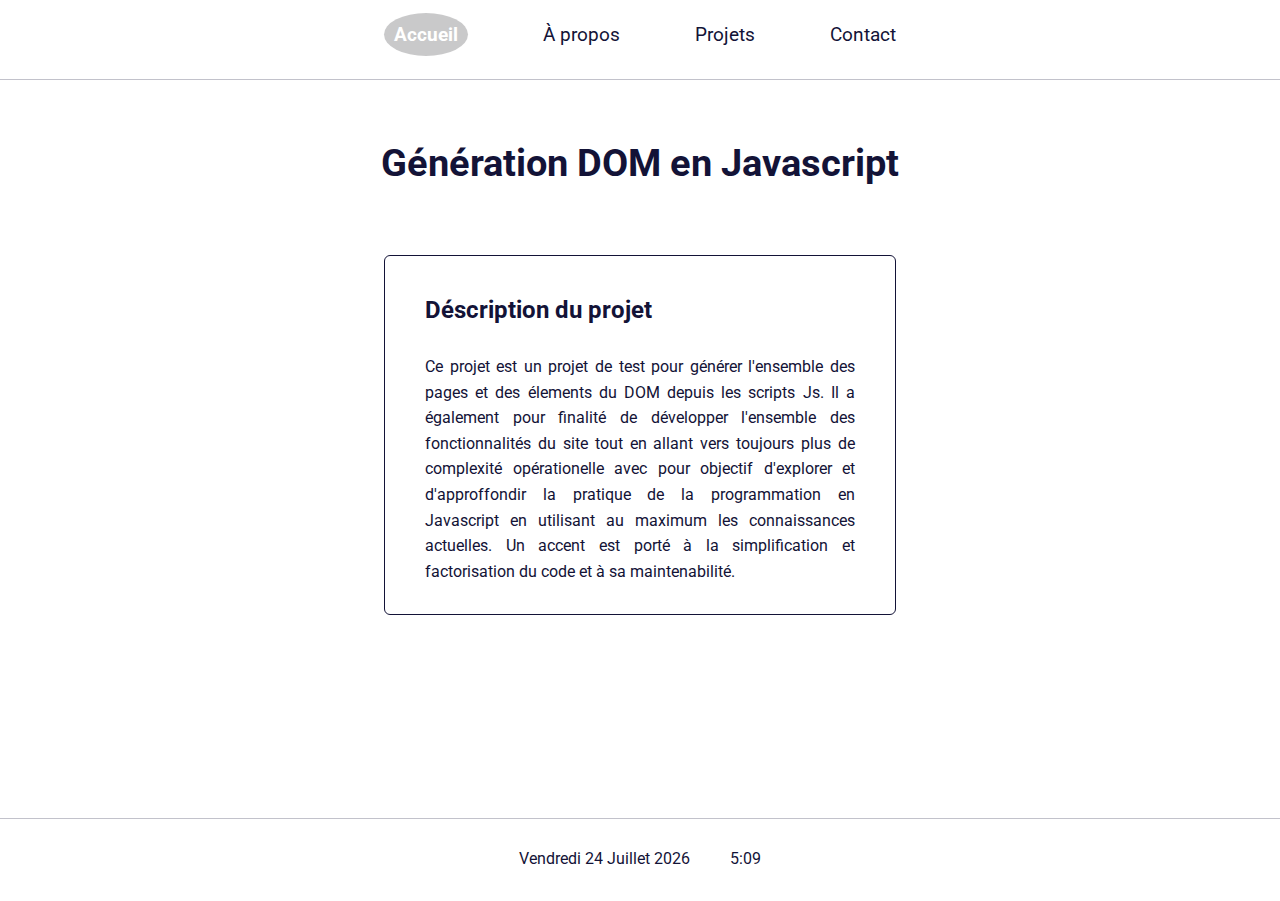
<file: index.html>
<!DOCTYPE html>
<html lang="en">
<head>
    <meta charset="UTF-8">
    <meta name="viewport" content="width=device-width, initial-scale=1.0">
    <link rel="stylesheet" href="style.css">
    <title>New Project</title>
</head>
<body>
    <script src="scripts/config.js"></script>
    <script src="scripts/generic-functions.js"></script>
    <script src="scripts/functions.js"></script>
    <script src="scripts/script.js"></script>
</body>
</html>
</file>
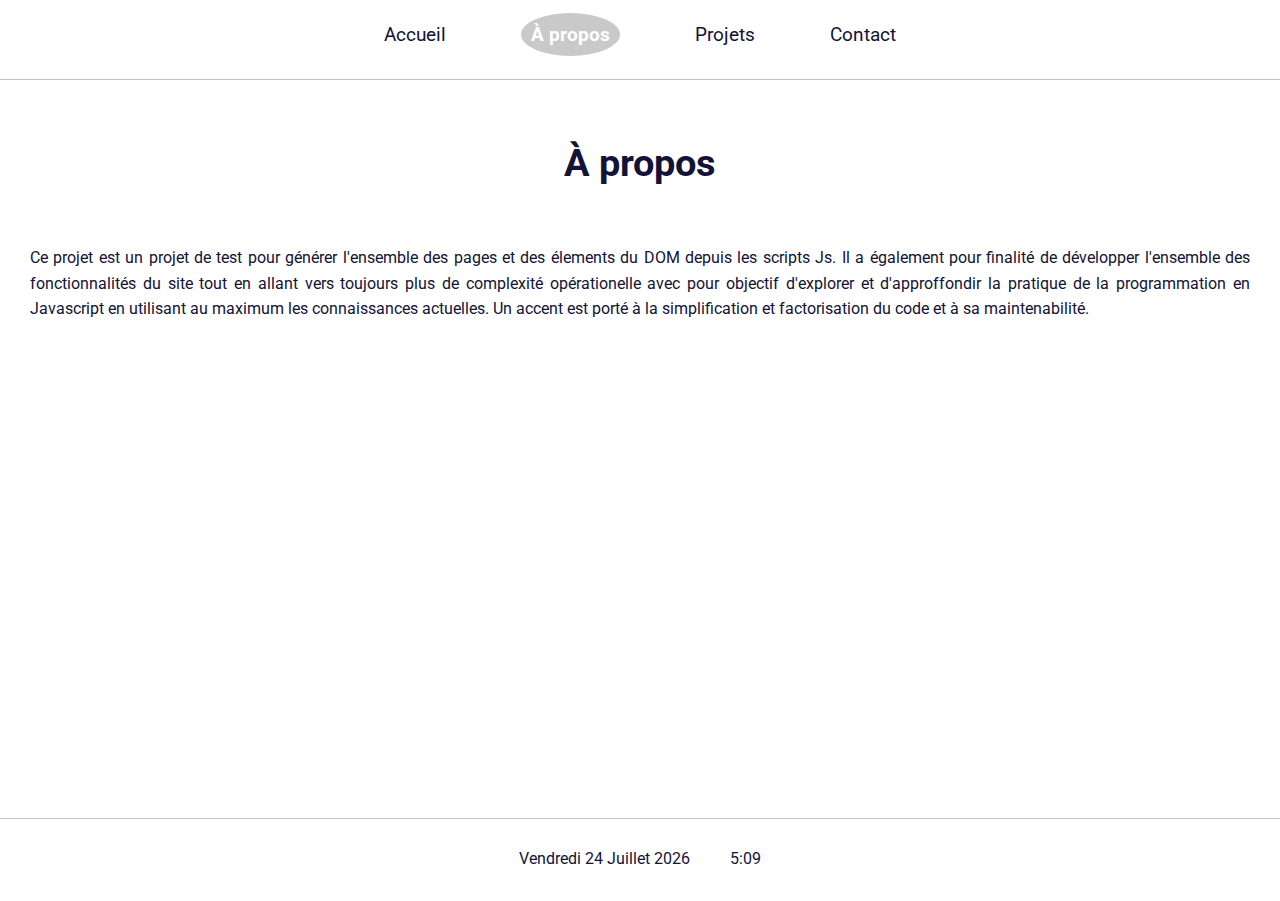
<file: a-propos.html>
<!DOCTYPE html>
<html lang="en">
<head>
    <meta charset="UTF-8">
    <meta name="viewport" content="width=device-width, initial-scale=1.0">
    <link rel="stylesheet" href="style.css">
    <title>À propos</title>
</head>
<body>
    
    <script src="scripts/config.js"></script>
    <script src="scripts/generic-functions.js"></script>

    <script src="scripts/functions.js"></script>
    <script src="scripts/script.js"></script>
</body>
</html>
</file>
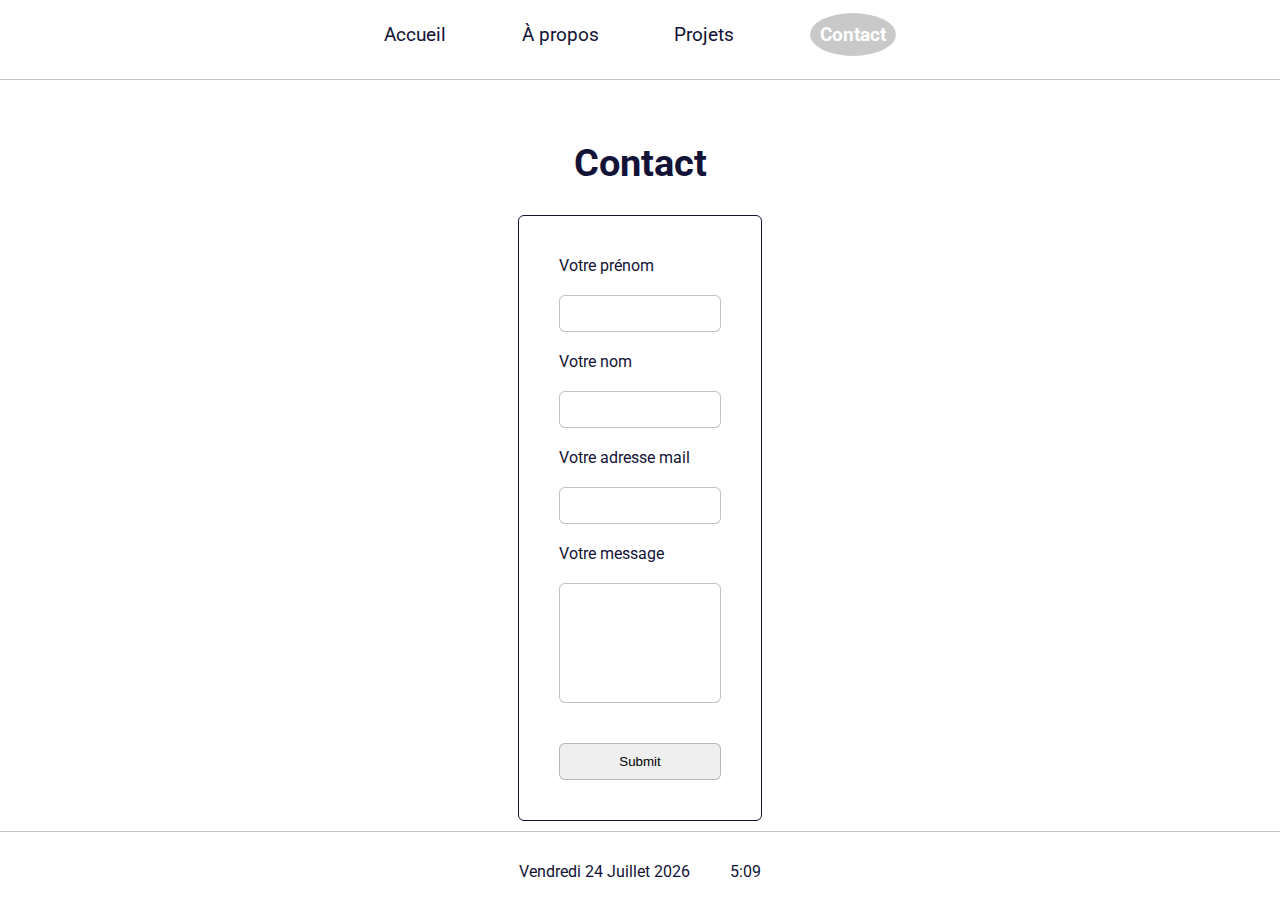
<file: contact.html>
<!DOCTYPE html>
<html lang="en">
<head>
    <meta charset="UTF-8">
    <meta name="viewport" content="width=device-width, initial-scale=1.0">
    <link rel="stylesheet" href="style.css">
    <title>Contact</title>
</head>
<body>
    <script src="scripts/config.js"></script>
    <script src="scripts/generic-functions.js"></script>

    <script src="scripts/functions.js"></script>
    <script src="scripts/script.js"></script>
</body>
</html>
</file>
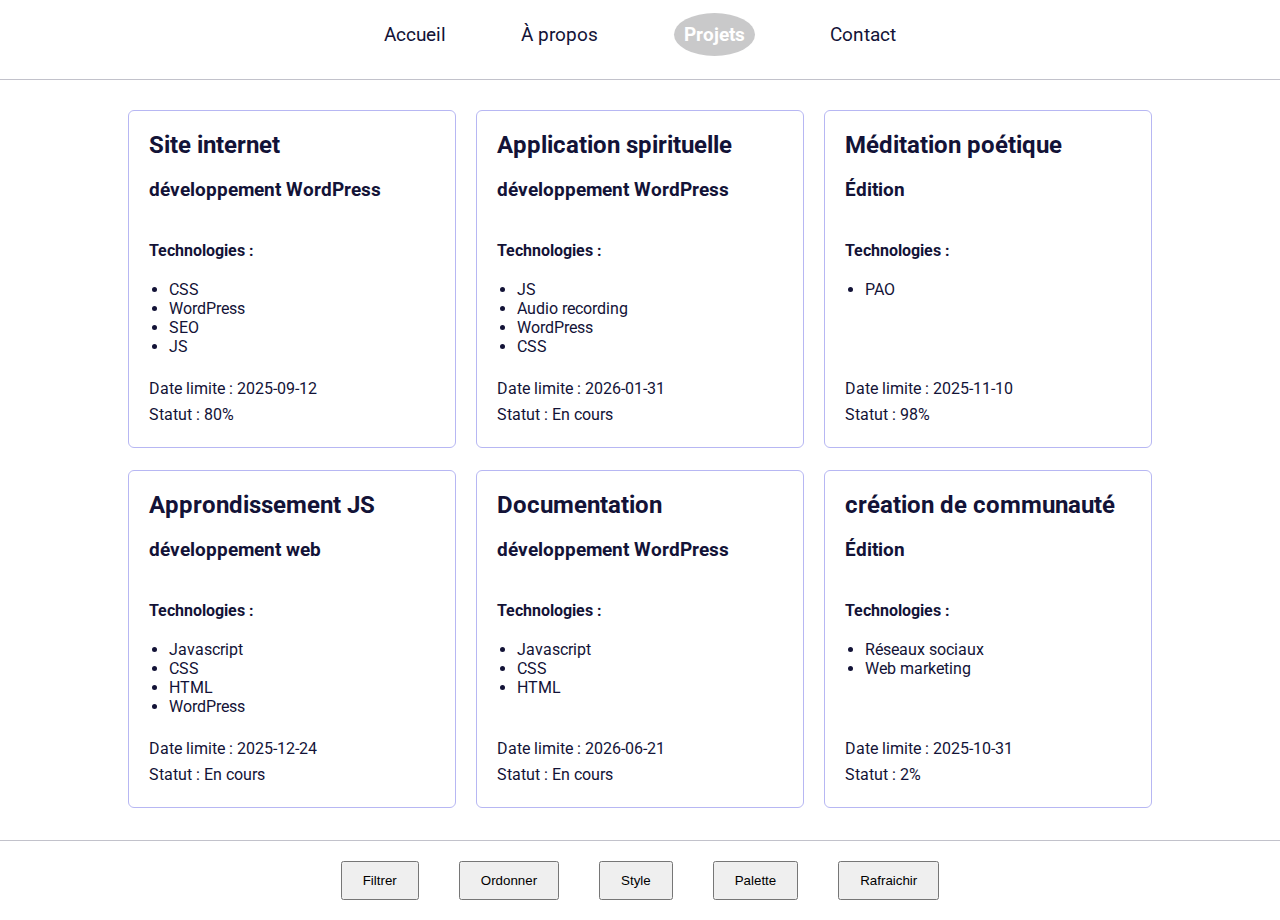
<file: projets.html>
<!DOCTYPE html>
<html lang="en">
<head>
    <meta charset="UTF-8">
    <meta name="viewport" content="width=device-width, initial-scale=1.0">
    <link rel="stylesheet" href="style.css">
    <!-- <link href="select2.css" rel="stylesheet" /> -->
    <title>Projets</title>
</head>
<body>
    <script src="scripts/config.js"></script>
    <script src="scripts/generic-functions.js"></script>
    <!-- <script src="scripts/select2.js"></script> -->
    <script src="scripts/functions.js"></script>
    <script src="scripts/script.js"></script> 
</body>
</html>
</file>
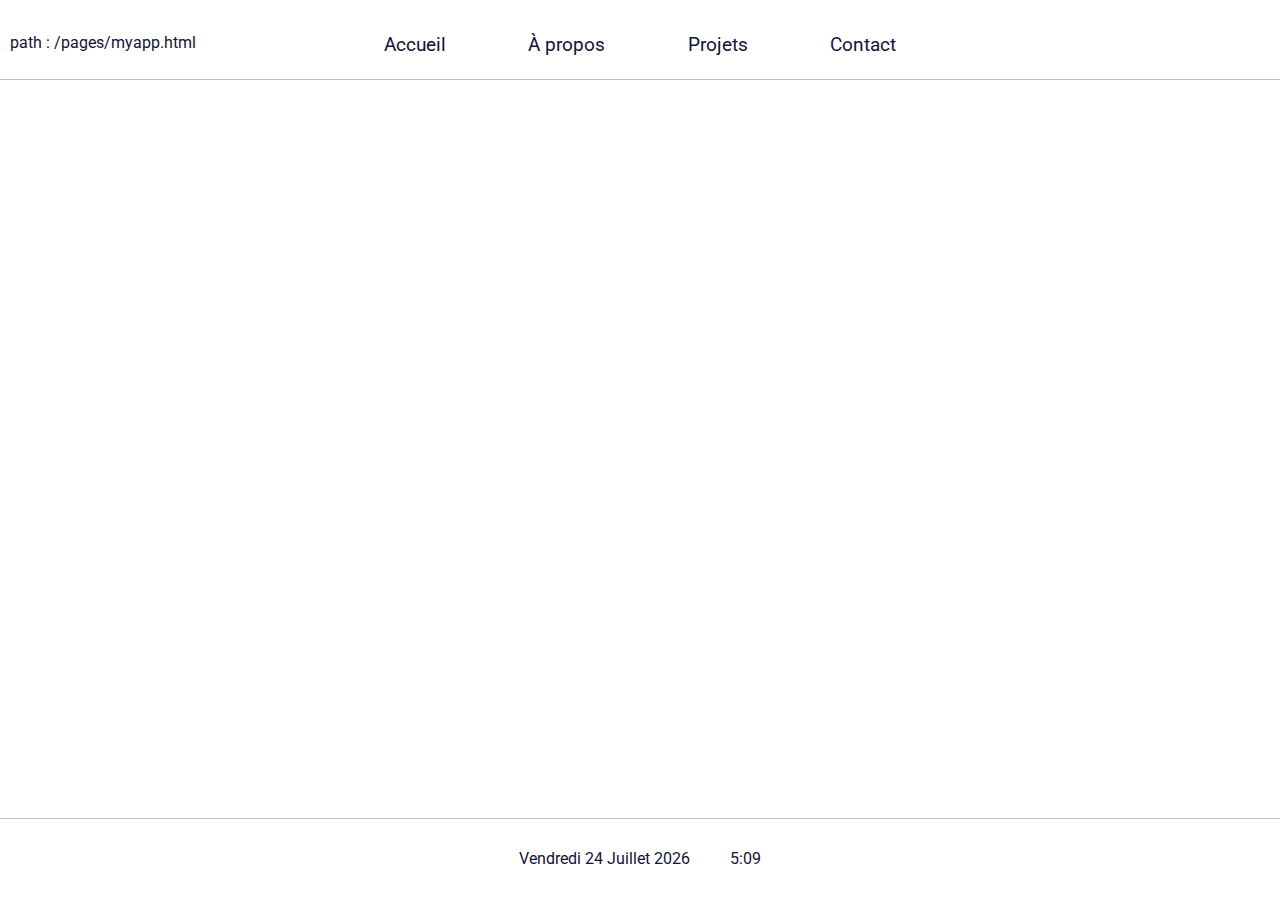
<file: pages/myapp.html>
<!DOCTYPE html>
<html lang="en">
<head>
    <meta charset="UTF-8">
    <meta name="viewport" content="width=device-width, initial-scale=1.0">
    <link rel="stylesheet" href="../style.css">
    <title>My App</title>
</head>
<body>
    <script src="../scripts/config.js"></script>
    <script src="../scripts/generic-functions.js"></script>
    <script src="../scripts/functions.js"></script>
    <script src="../scripts/script.js"></script>
</body>
</html>
</file>
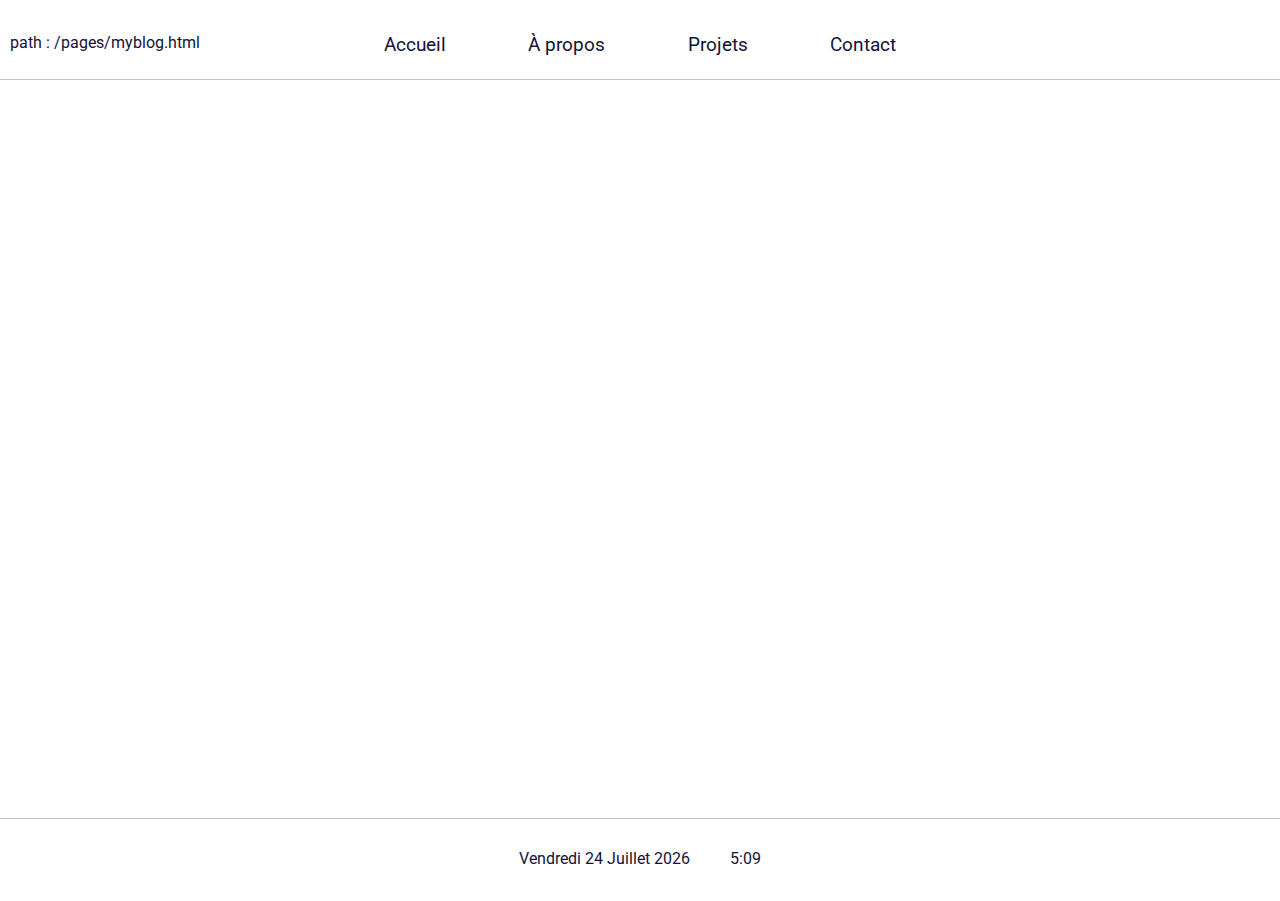
<file: pages/myblog.html>
<!DOCTYPE html>
<html lang="en">
<head>
    <meta charset="UTF-8">
    <meta name="viewport" content="width=device-width, initial-scale=1.0">
    <link rel="stylesheet" href="../style.css">
    <title>My Blog</title>
</head>
<body>
    <script src="../scripts/config.js"></script>
    <script src="../scripts/generic-functions.js"></script>
    <script src="../scripts/functions.js"></script>
    <script src="../scripts/script.js"></script>
</body>
</html>
</file>
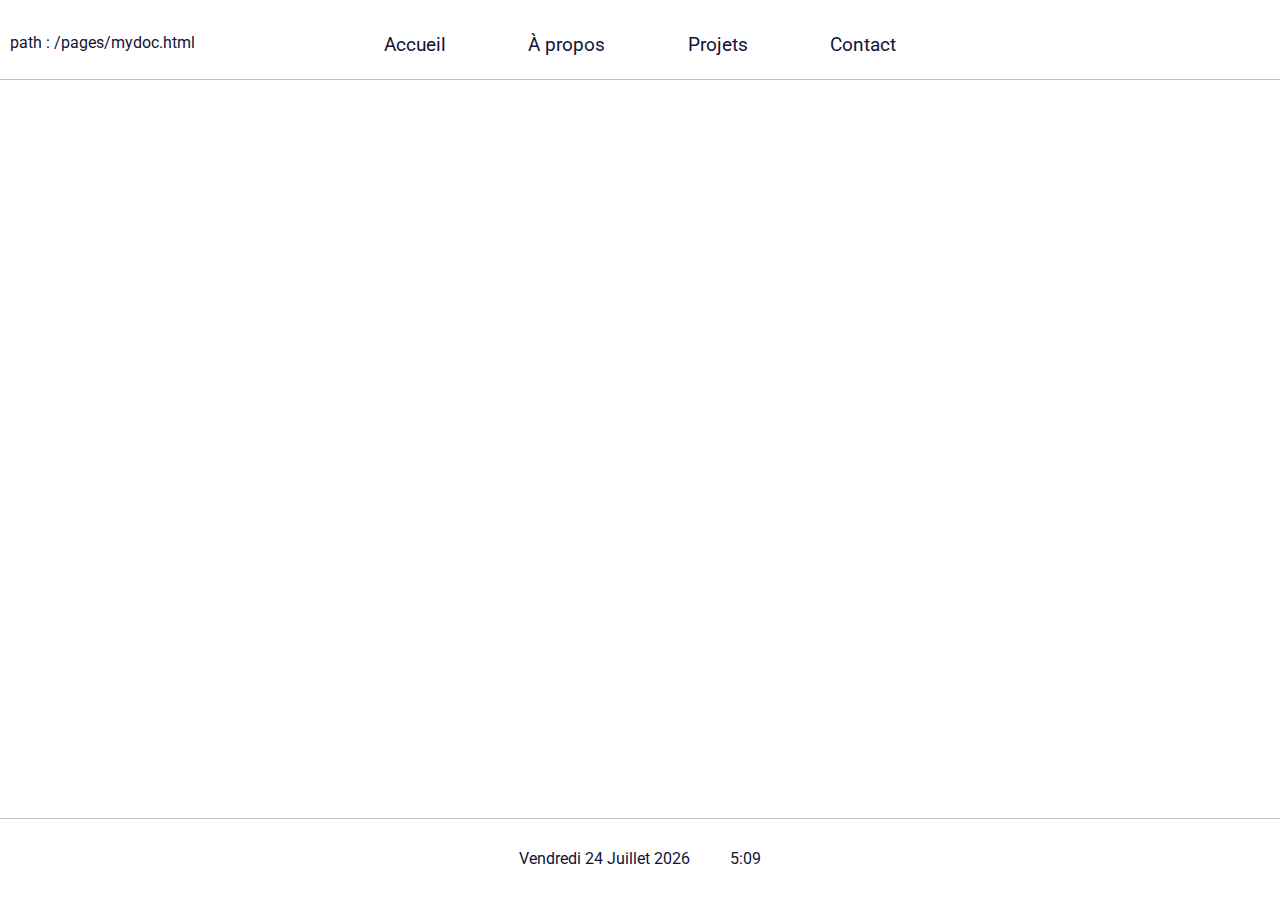
<file: pages/mydoc.html>
<!DOCTYPE html>
<html lang="en">
<head>
    <meta charset="UTF-8">
    <meta name="viewport" content="width=device-width, initial-scale=1.0">
    <link rel="stylesheet" href="../style.css">
    <title>My Doc</title>
</head>
<body>
    <script src="../scripts/config.js"></script>
    <script src="../scripts/generic-functions.js"></script>
    <script src="../scripts/functions.js"></script>
    <script src="../scripts/script.js"></script>
</body>
</html>
</file>
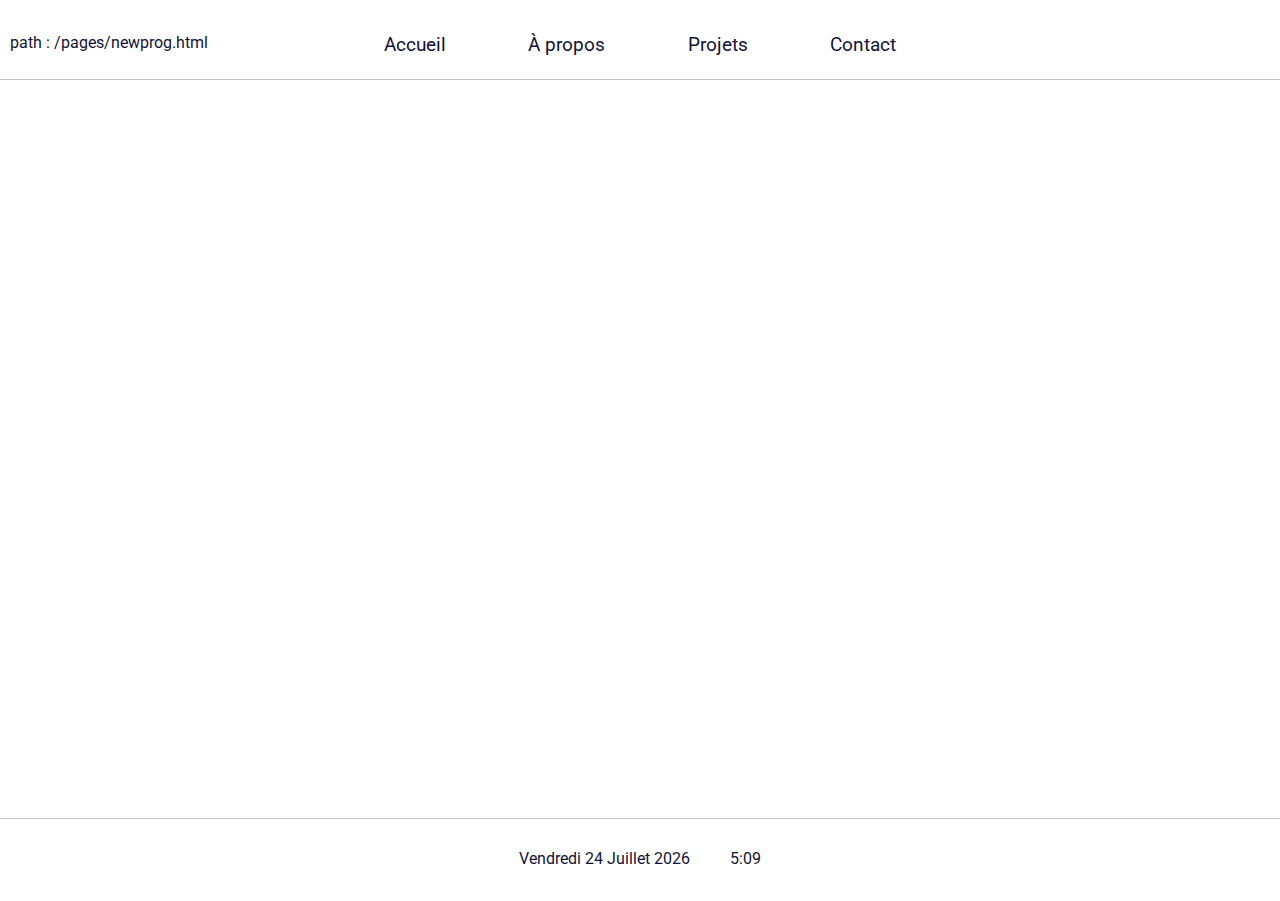
<file: pages/newprog.html>
<!DOCTYPE html>
<html lang="en">
<head>
    <meta charset="UTF-8">
    <meta name="viewport" content="width=device-width, initial-scale=1.0">
    <link rel="stylesheet" href="../style.css">
    <title>new Prog</title>
</head>
<body>
    <script src="../scripts/config.js"></script>
    <script src="../scripts/generic-functions.js"></script>
    <script src="../scripts/functions.js"></script>
    <script src="../scripts/script.js"></script>
</body>
</html>
</file>
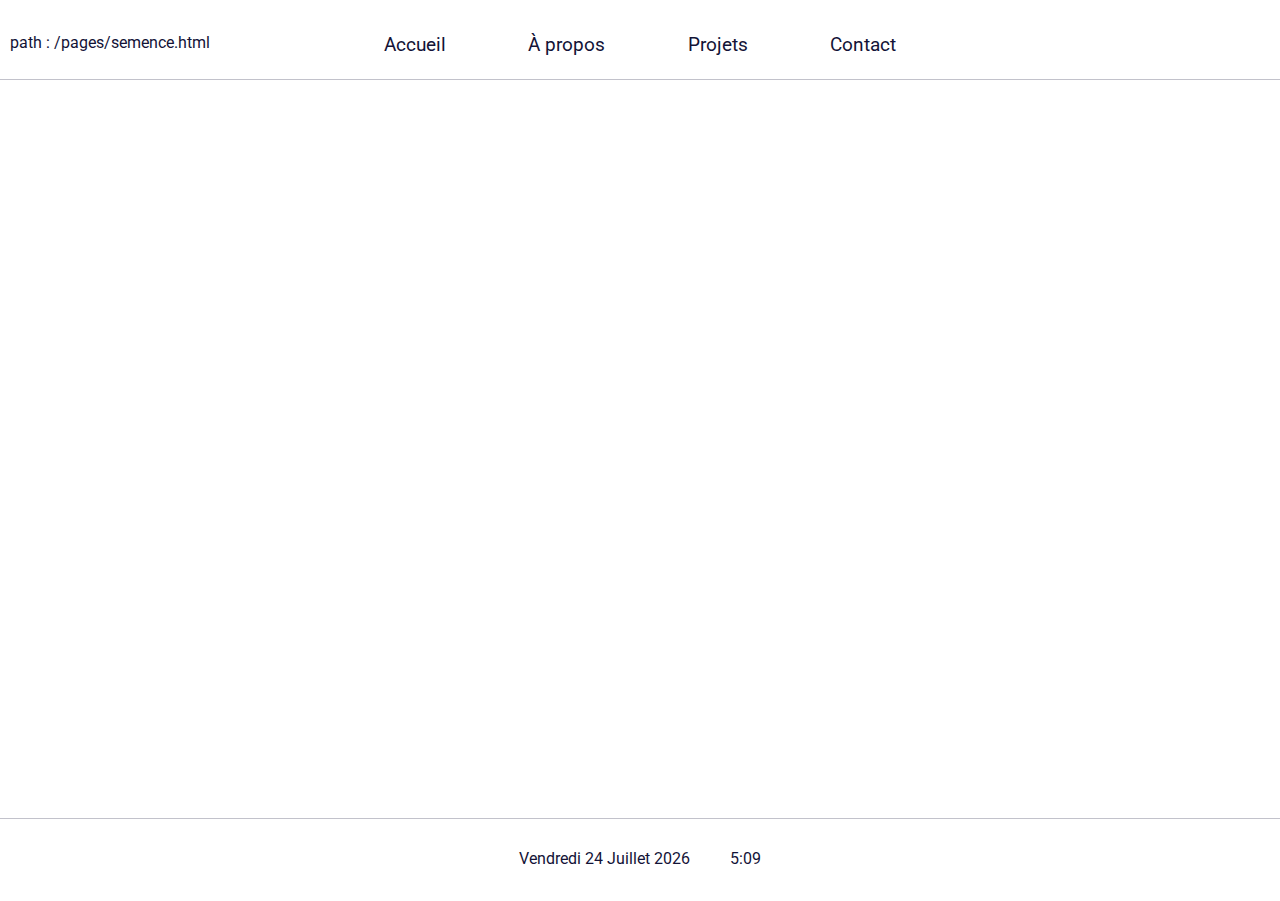
<file: pages/semence.html>
<!DOCTYPE html>
<html lang="en">
<head>
    <meta charset="UTF-8">
    <meta name="viewport" content="width=device-width, initial-scale=1.0">
    <link rel="stylesheet" href="../style.css">
    <title>Semence</title>
</head>
<body>
    <script src="../scripts/config.js"></script>
    <script src="../scripts/generic-functions.js"></script>
    <script src="../scripts/functions.js"></script>
    <script src="../scripts/script.js"></script>
</body>
</html>
</file>
<file: style.css>
@import url("https://fonts.googleapis.com/css2?family=Roboto:ital,wght@0,100..900;1,100..900&display=swap");
* {
    padding: 0;
    margin: 0;
    box-sizing: border-box;
}
html {
    font-family: "Roboto", sans-serif;
    color: #131337;

}
header {
    display: flex;
    justify-content: center;
    align-items: center;
    padding-top: 10px;
    height: 80px;
    border-bottom: 1px solid #13133742;
}
header ul {
    width: 40%;
    display: flex;
    justify-content: space-between;
}
header ul li {
    list-style: none;
}
header a {
    font-size: 1.2rem;
    text-decoration: none;
    color: #131337;
}
header a:hover {
    /* color: rgb(72, 0, 255); */
    font-weight: bold;
}
.selected {
    padding: 10px;
    background-color: #96969782;
    position: relative;
    border-radius: 60%;
    bottom: 10px;
}
.selected a {
    font-weight: bold;
    color: #fff;
}
h1 {
    font-size: 2.4rem;
    text-align: center;
    padding: 30px;
}
h3,
h4 {
    padding: 20px 0;
}
p {
    padding: 30px 0;
    text-align: justify;
    line-height: 1.6;
}
.path {
    position: absolute;
    top: 0;
    left: 10px;
}
section {
    padding: 30px 30px 10px 30px;
    min-height: 82vh;
}
.border {
    border: 1px solid #131337;
    border-radius: 6px;
}
.container {
    width: 40vw;
    height: 40vh;
    margin: 40px auto;
    padding: 40px;
    border: 1px solid #131337;
    border-radius: 6px;
}
.hero-card {
    display: flex;
    flex-wrap: wrap;
    justify-content: space-between;
    margin: auto;
    width: 80vw;
    height: 80vh;
   /*  border: 1px solid #b7b7f3; */
    /* border-radius: 6px; */
}
.card-link {
    width: 32%;
    text-decoration: none;
    color: #131337;
}
.card {
    padding:  20px;
    margin-bottom: 20px;
    border: 1px solid #b7b7f3;
    border-radius: 6px; 
    /* height: 94%; */
    width: 100%;
}
.card-ul {
    padding-left: 20px;
    padding-bottom: 20px;
    height: 96px;
}
.card p {
    padding: 0;
}

/* contact */
.hero-contact {
    display: flex;
    flex-direction: column;
    align-items: center;
    justify-content: center;
}
form {
    width: 20%;
    height: 30%;
    display: flex;
    flex-direction: column;
    gap: 20px;
    border: 1px solid #131337;
    border-radius: 6px;
    padding: 40px;
}
input,
textarea {
    padding: 10px;
    border-radius: 6px;
    border: 1px solid #13133742;
}
textarea{
    height: 120px;
    resize: none;
}
.footer {
    display: flex;
    justify-content: center;
    align-items: center;
    gap: 40px;
    height: 80px;
    border-top: 1px solid #13133742;
    position: sticky;
}
.cmd {
    padding: 10px 20px;
}
.dial {
    margin-left: 24vw;
    
    border: none;
}
select {
    padding: 10px 20px;
}
option:first-of-type {
    font-style: italic;
}
.close {
    position: relative;
    top:40px;
    right:40px;
}
</file>
